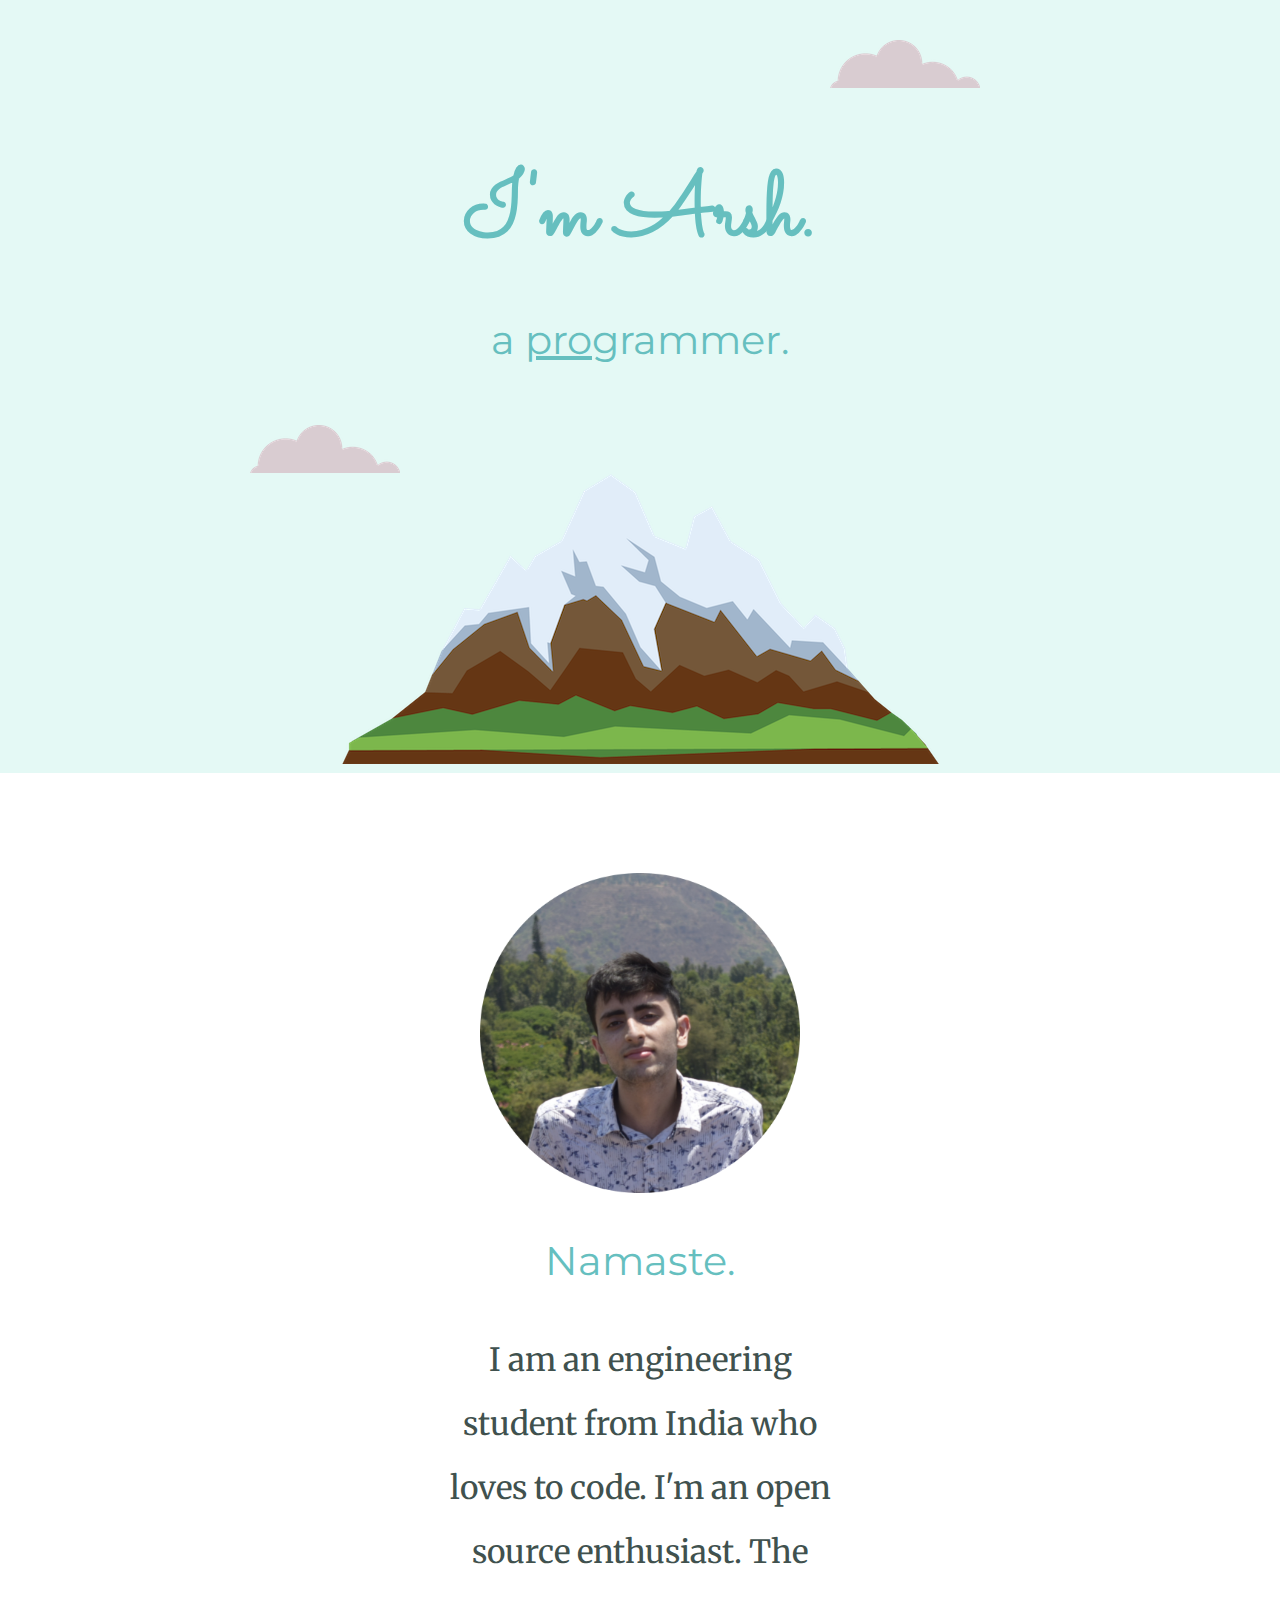
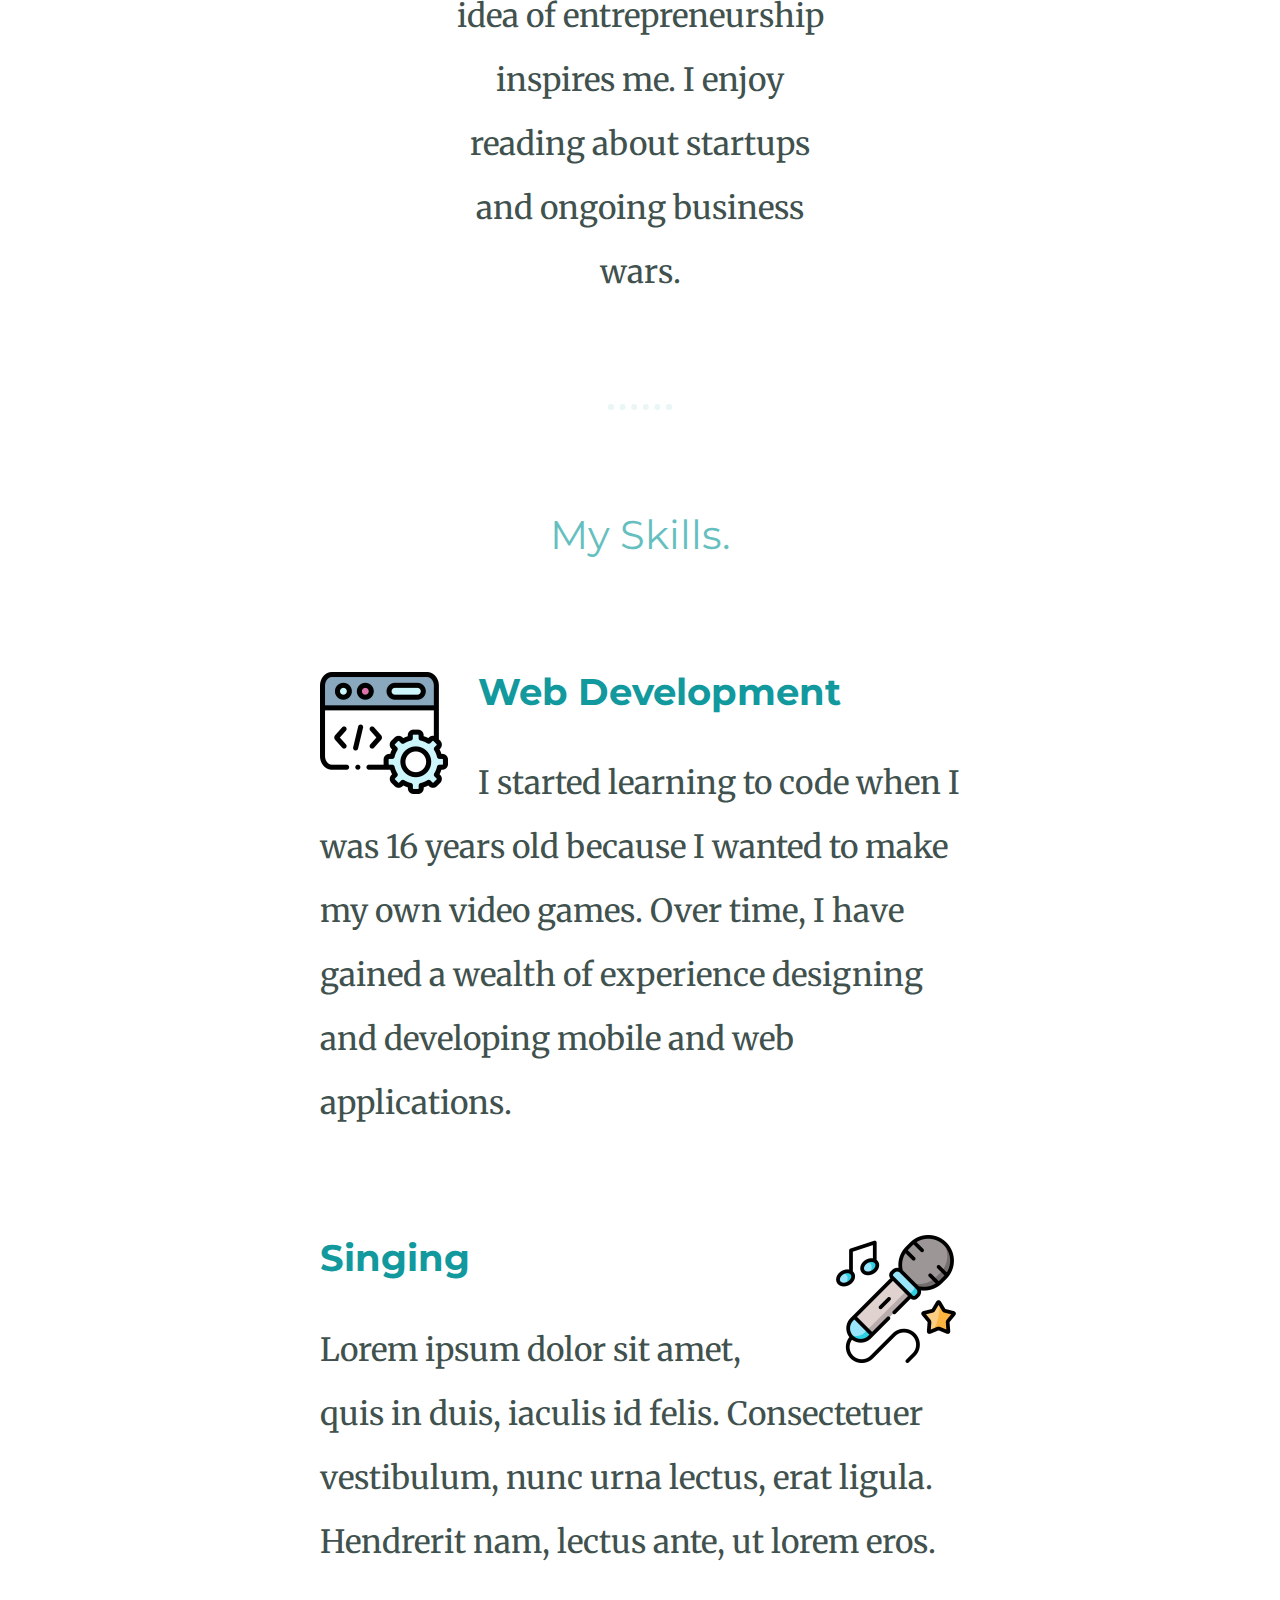
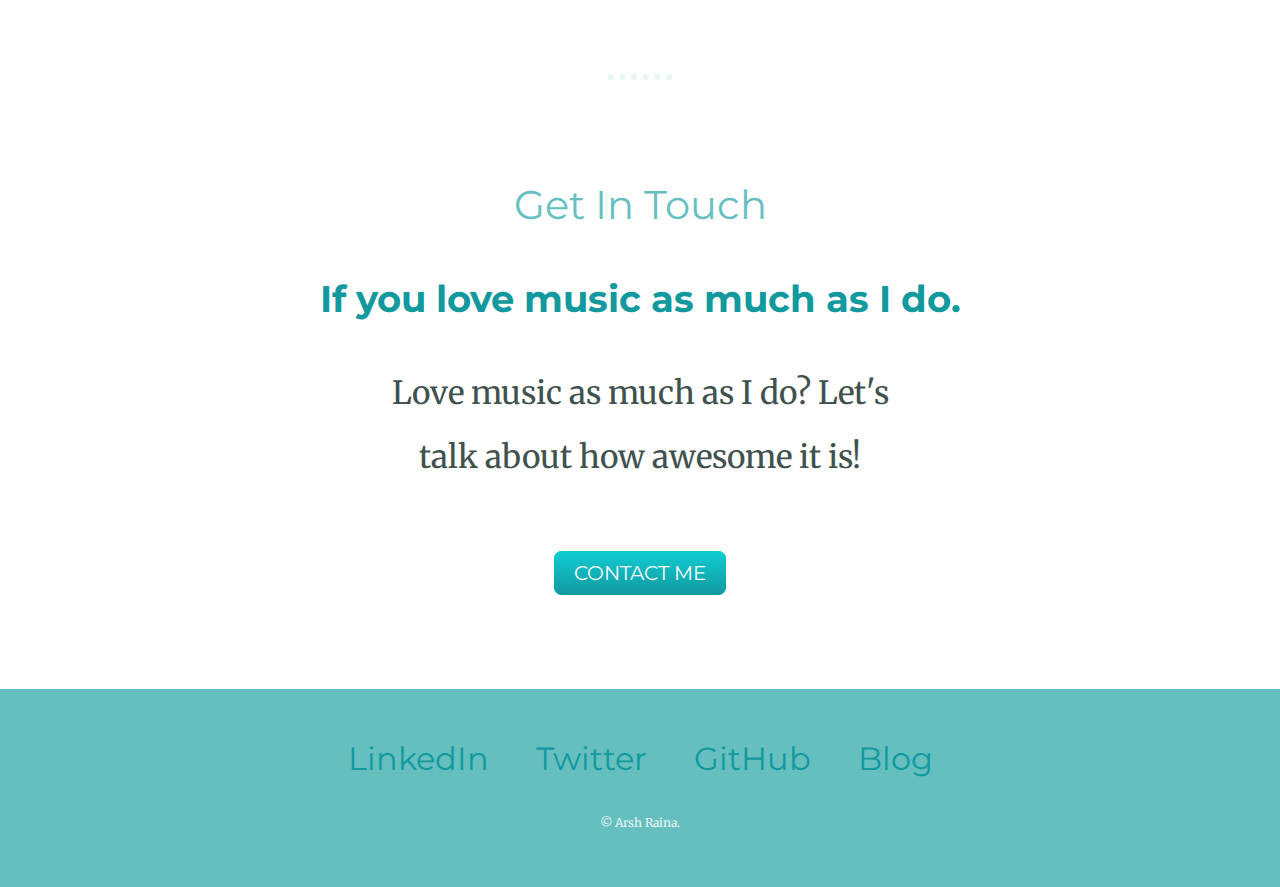
<file: index.html>
<!DOCTYPE html>
<html lang="en" dir="ltr">
  <head>
    <meta charset="utf-8">
    <title>Arsh Raina</title>
    <link rel="stylesheet" href="css/styles.css">
    <link rel="icon" href="images/favicon.ico">
    <link rel="preconnect" href="https://fonts.googleapis.com">
    <link rel="preconnect" href="https://fonts.gstatic.com" crossorigin>
    <link href="https://fonts.googleapis.com/css2?family=Merriweather&family=Montserrat&family=Sacramento&display=swap" rel="stylesheet">
  </head>
  <body>
  <div class="top-container">
    <img class="top-cloud" src="images/cloud.png" alt="cloud-img">
    <h1>I'm Arsh.</h1>
    <h2>a <span class="pro">pro</span>grammer.</h2>
    <img class="bottom-cloud" src="images/cloud.png" alt="cloud-img">
    <img src="images/mountain.png" alt="mountain-img">
  </div>

  <div class="middle-container">
  <div class="profile">
    <img class="arsh-pic" src="images/arshpic.png" alt="">
    <h2>Namaste.</h2>
    <p class="intro">I am an engineering student from India who loves to code. I'm an open source enthusiast. The idea of entrepreneurship inspires me. I enjoy reading about startups and ongoing business wars.</p>
  </div>
  <hr>
  <div class="skills">
    <h2>My Skills.</h2>
    <div class="skill-row">
      <img class="code-image" src="images/coding.png" alt="">
      <h3>Web Development</h3>
      <p class="code-skill-description">I started learning to code when I was 16 years old because I wanted to make my own video games. Over time, I have gained a wealth of experience designing and developing mobile and web applications.</p>
    </div>
    <div class="skill-row">
      <img class="sing-image" src="images/microphone.png" alt="">
      <h3>Singing</h3>
      <p class="sing-skill-description">Lorem ipsum dolor sit amet, quis in duis, iaculis id felis. Consectetuer vestibulum, nunc urna lectus, erat ligula. Hendrerit nam, lectus ante, ut lorem eros.</p>
    </div>
  </div>
  <hr>
  <div class="contact-me">
    <h2>Get In Touch</h2>
    <h3>If you love music as much as I do.</h3>
    <p class="contact-message">Love music as much as I do? Let's talk about how awesome it is!</p>
    <a class="btn" href="mailto:arshraina2003@email.com">CONTACT ME</a>
  </div>
</div>


<div class="bottom-container">
  <a class="footer-link" href="https://www.linkedin.com/in/arsh-raina-b0b0b122a/">LinkedIn</a>
  <a class="footer-link" href="https://twitter.com/arshraina21">Twitter</a>
  <a class="footer-link" href="https://github.com/arshraina">GitHub</a>
  <a class="footer-link" href="blog.html">Blog</a>

  <p class="copyright">© Arsh Raina.</p>
</div>
  </body>
</html>
</file>
<file: css/styles.css>
body {
  margin: 0;
  text-align: center;
  font-family: 'Merriweather', serif;
  font-size: 2em;
  color: #40514e;
}

h1 {
  color: #66bfbf;
  font-size: 5.625rem; /* 100% = 16px =x 1em */
  /*line-height: 2;*/
  margin: 50px auto 0 auto;
  font-family: 'Sacramento', cursive;
}

h2 {
  font-weight: normal;
  color: #66bfbf;
  font-family: 'Montserrat', sans-serif;
  font-size: 2.5rem;
  padding-bottom: 10px;
}

h3 {
  color: #11999E;
  font-family: 'Montserrat', sans-serif;
}

p {
  line-height: 2;
}

hr {
  border: dotted #eaf6f6 6px;
  border-bottom: none;
  width: 4%;
  margin: 100px auto;
}

a {
  color: #11999e;
  font-family: 'Montserrat', sans-serif;
  margin: 10px 20px;
  text-decoration: none;
}

a:hover {
  color: #eaf6f6;
}

.top-container {
  background-color: #e4f9f5;
  position: relative;
  padding-top: 100px
}

.middle-container {
  margin: 100px 0;
}

.arsh-pic {
  margin:auto;
  width: 25%;
  height: auto;
}

.bottom-container {
   background-color: #66bfbf;
   padding: 50px 0 20px;
}

.skill-row {
  width: 50%;
  margin: 100px auto 100px auto;
  text-align: left;

}

/* .code-skill-description {
  clear: left;
}

.sing-skill-description {
  clear: right;
} */

.pro {
  text-decoration: underline;
}

.intro {
  width: 30%;
  margin: auto;
}

.contact-message {
  width: 40%;
   margin: 40px auto 60px;
}

.copyright {
  color: #eaf6f6;
  font-size: 0.75rem;
  padding: 20px 0;
}

.top-cloud {
  position: absolute;
  right: 300px;
  top: 40px;
}

.bottom-cloud {
  position: absolute;
  left: 250px;
  bottom: 300px;
}

.code-image {
  width: 20%;
  float: left;
  margin-right: 30px;
}

.sing-image {
  width: 20%;
  float: right;
  margin-left: 30px;
}

.btn {
  background: #11cdd4;
  background-image: -webkit-linear-gradient(top, #11cdd4, #11999e);
  background-image: -moz-linear-gradient(top, #11cdd4, #11999e);
  background-image: -ms-linear-gradient(top, #11cdd4, #11999e);
  background-image: -o-linear-gradient(top, #11cdd4, #11999e);
  background-image: linear-gradient(to bottom, #11cdd4, #11999e);
  -webkit-border-radius: 8;
  -moz-border-radius: 8;
  border-radius: 8px;
  font-family: 'Montserrat', sans-serif;
  color: #ffffff;
  font-size: 20px;
  padding: 10px 20px 10px 20px;
  text-decoration: none;
}

.btn:hover {
  background: #30e3cb;
  background-image: -webkit-linear-gradient(top, #30e3cb, #2bc4ab);
  background-image: -moz-linear-gradient(top, #30e3cb, #2bc4ab);
  background-image: -ms-linear-gradient(top, #30e3cb, #2bc4ab);
  background-image: -o-linear-gradient(top, #30e3cb, #2bc4ab);
  background-image: linear-gradient(to bottom, #30e3cb, #2bc4ab);
  text-decoration: none;
}
</file>
